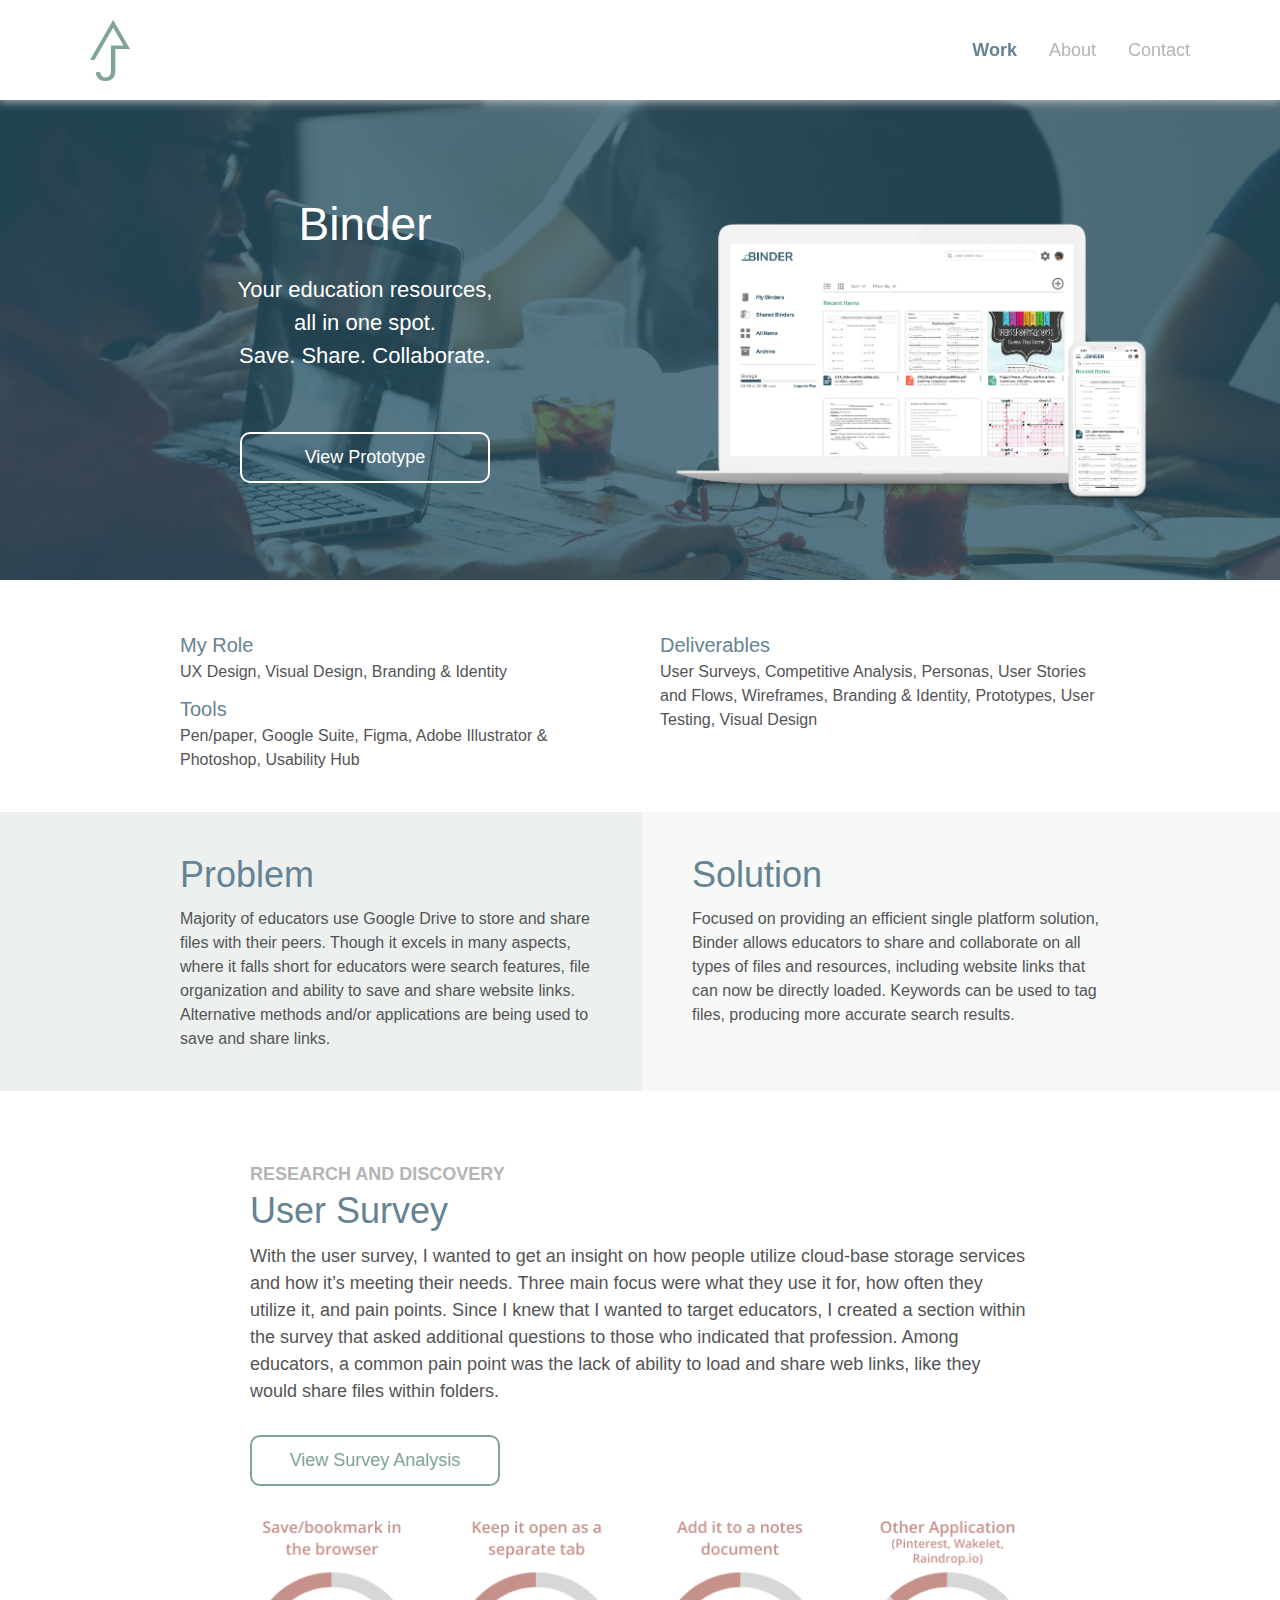
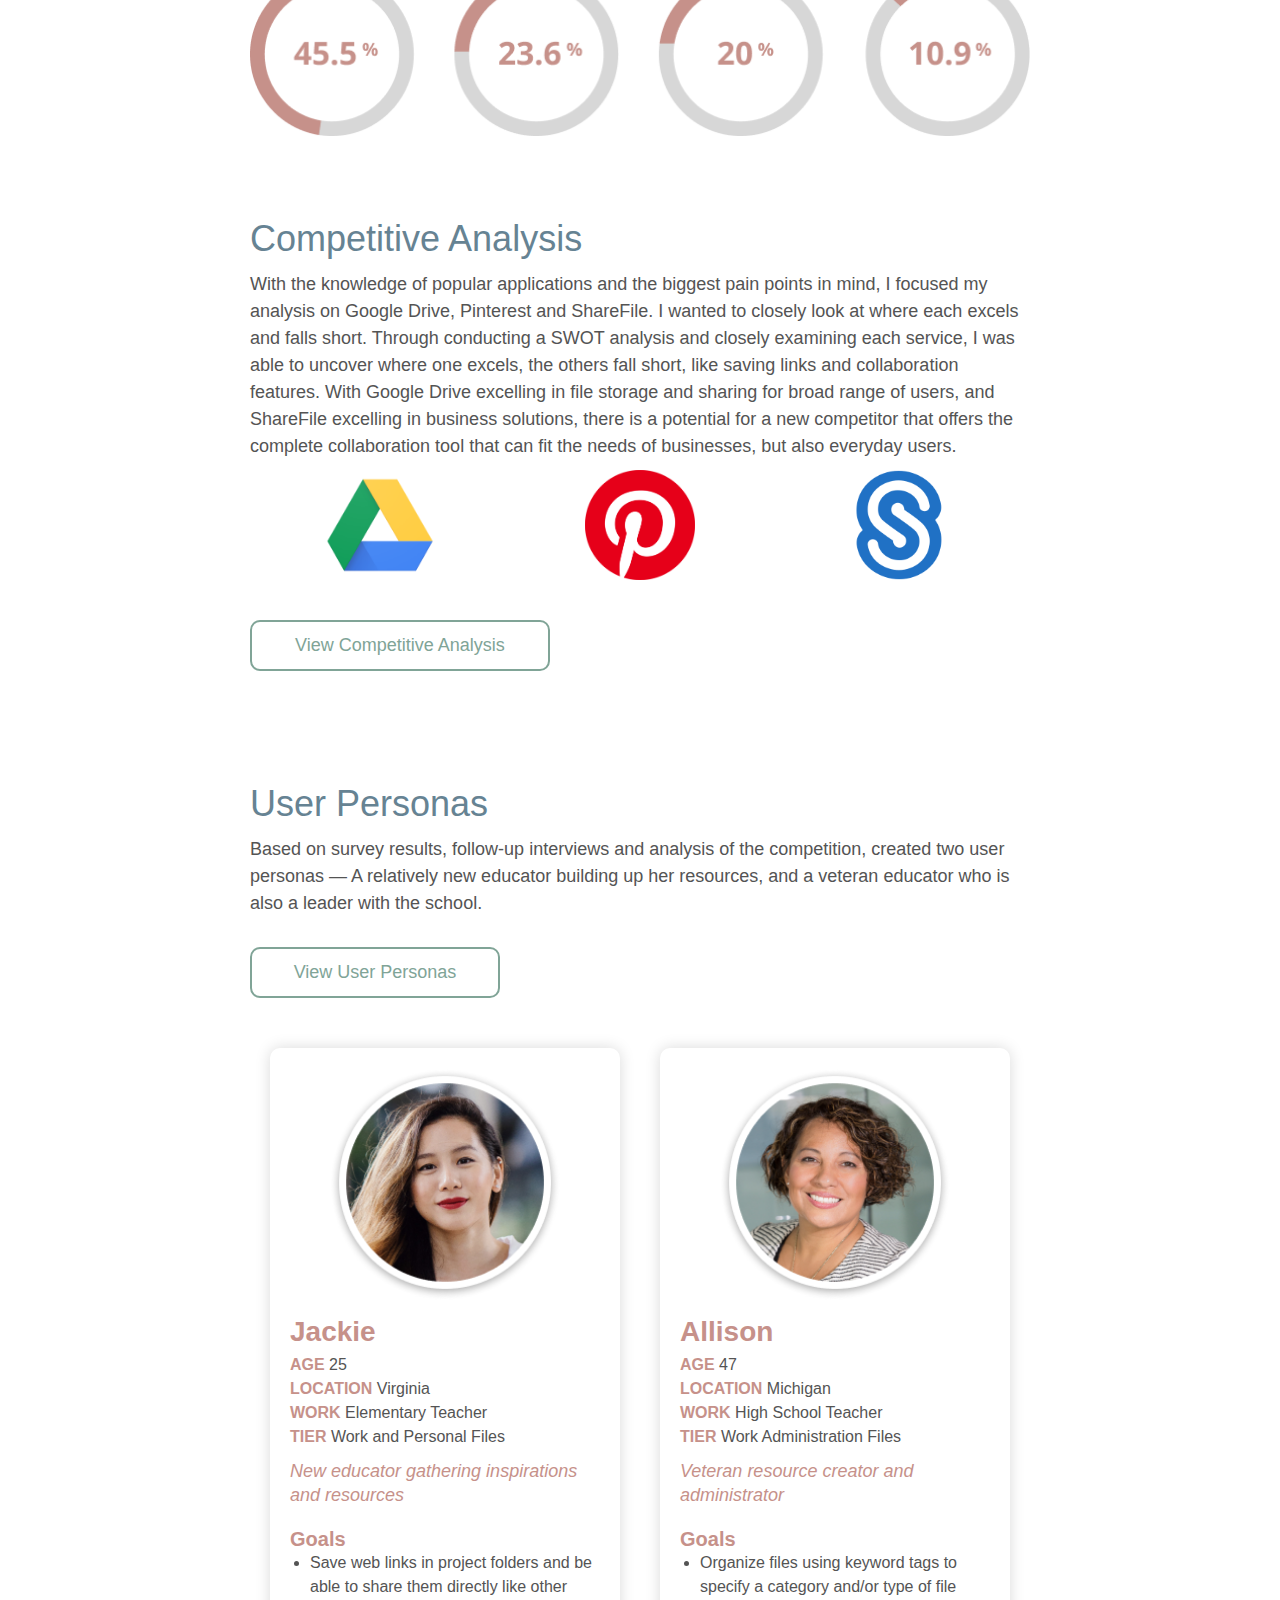
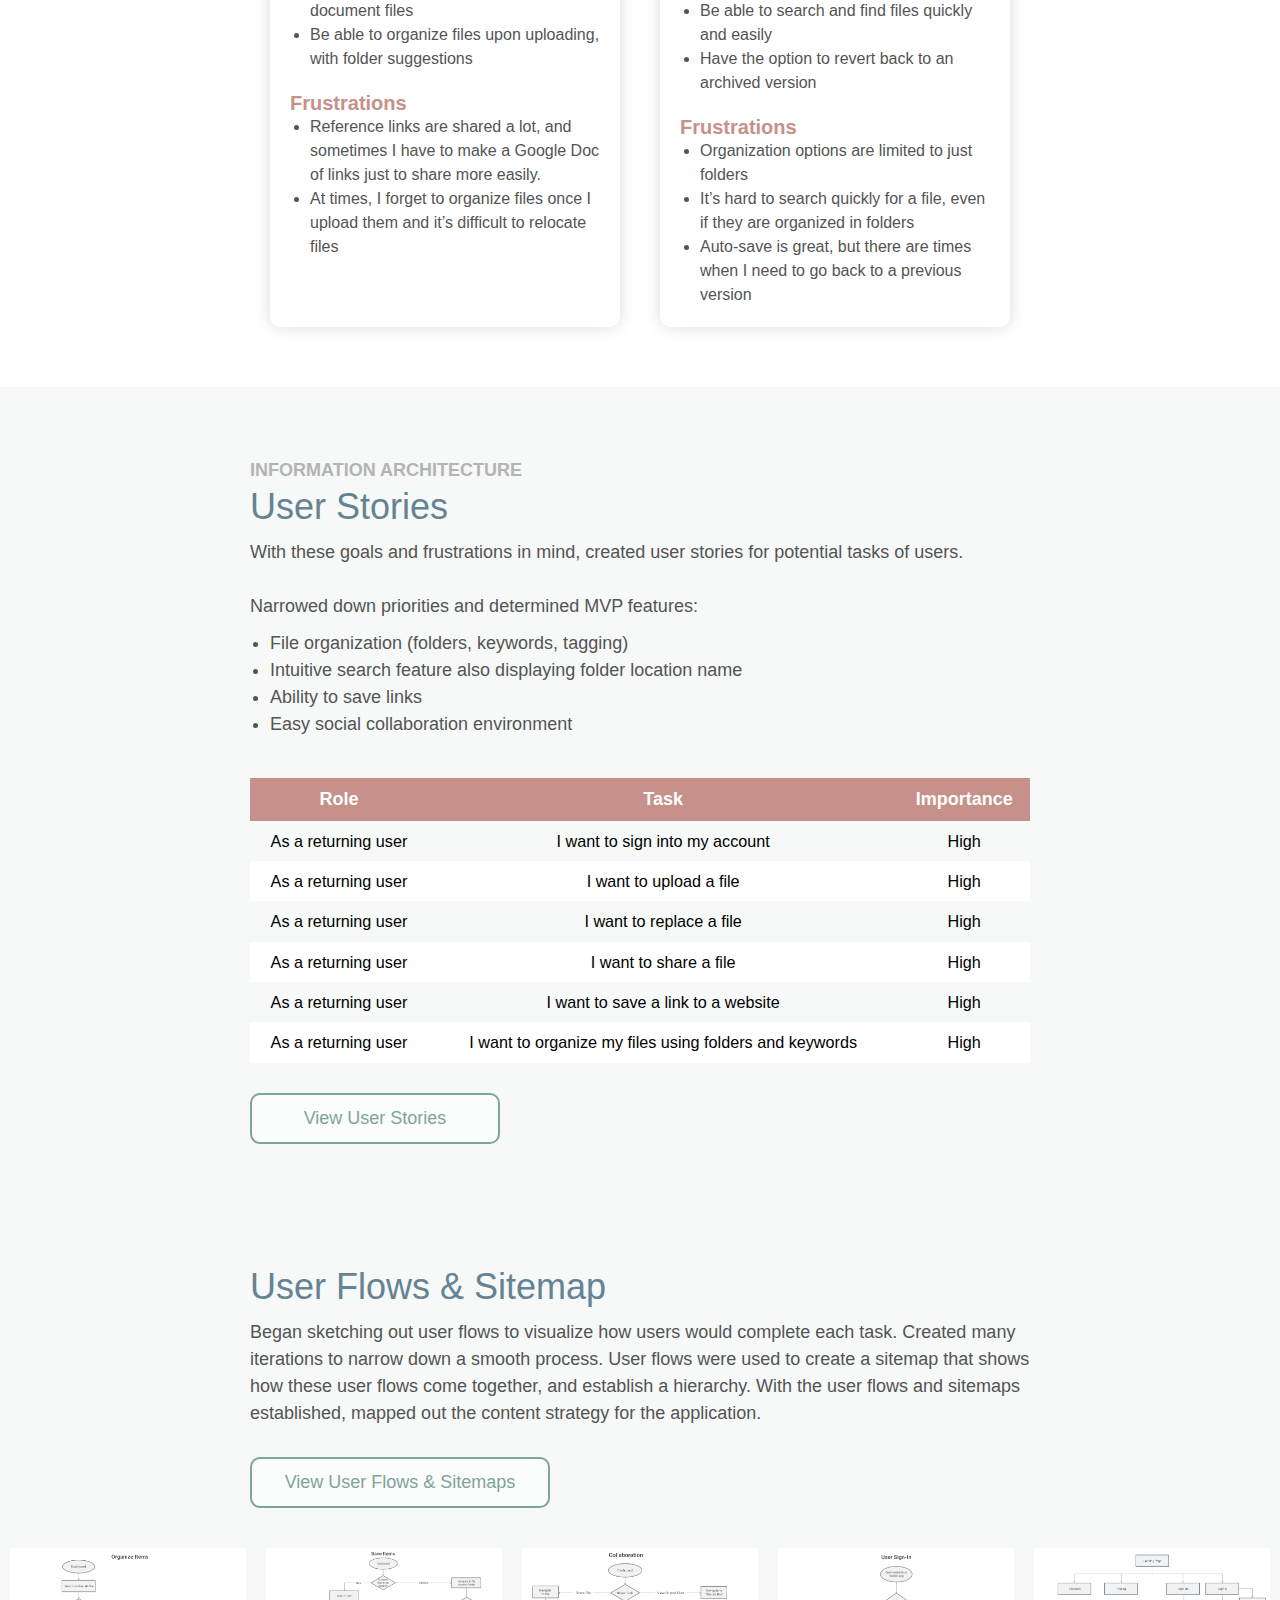
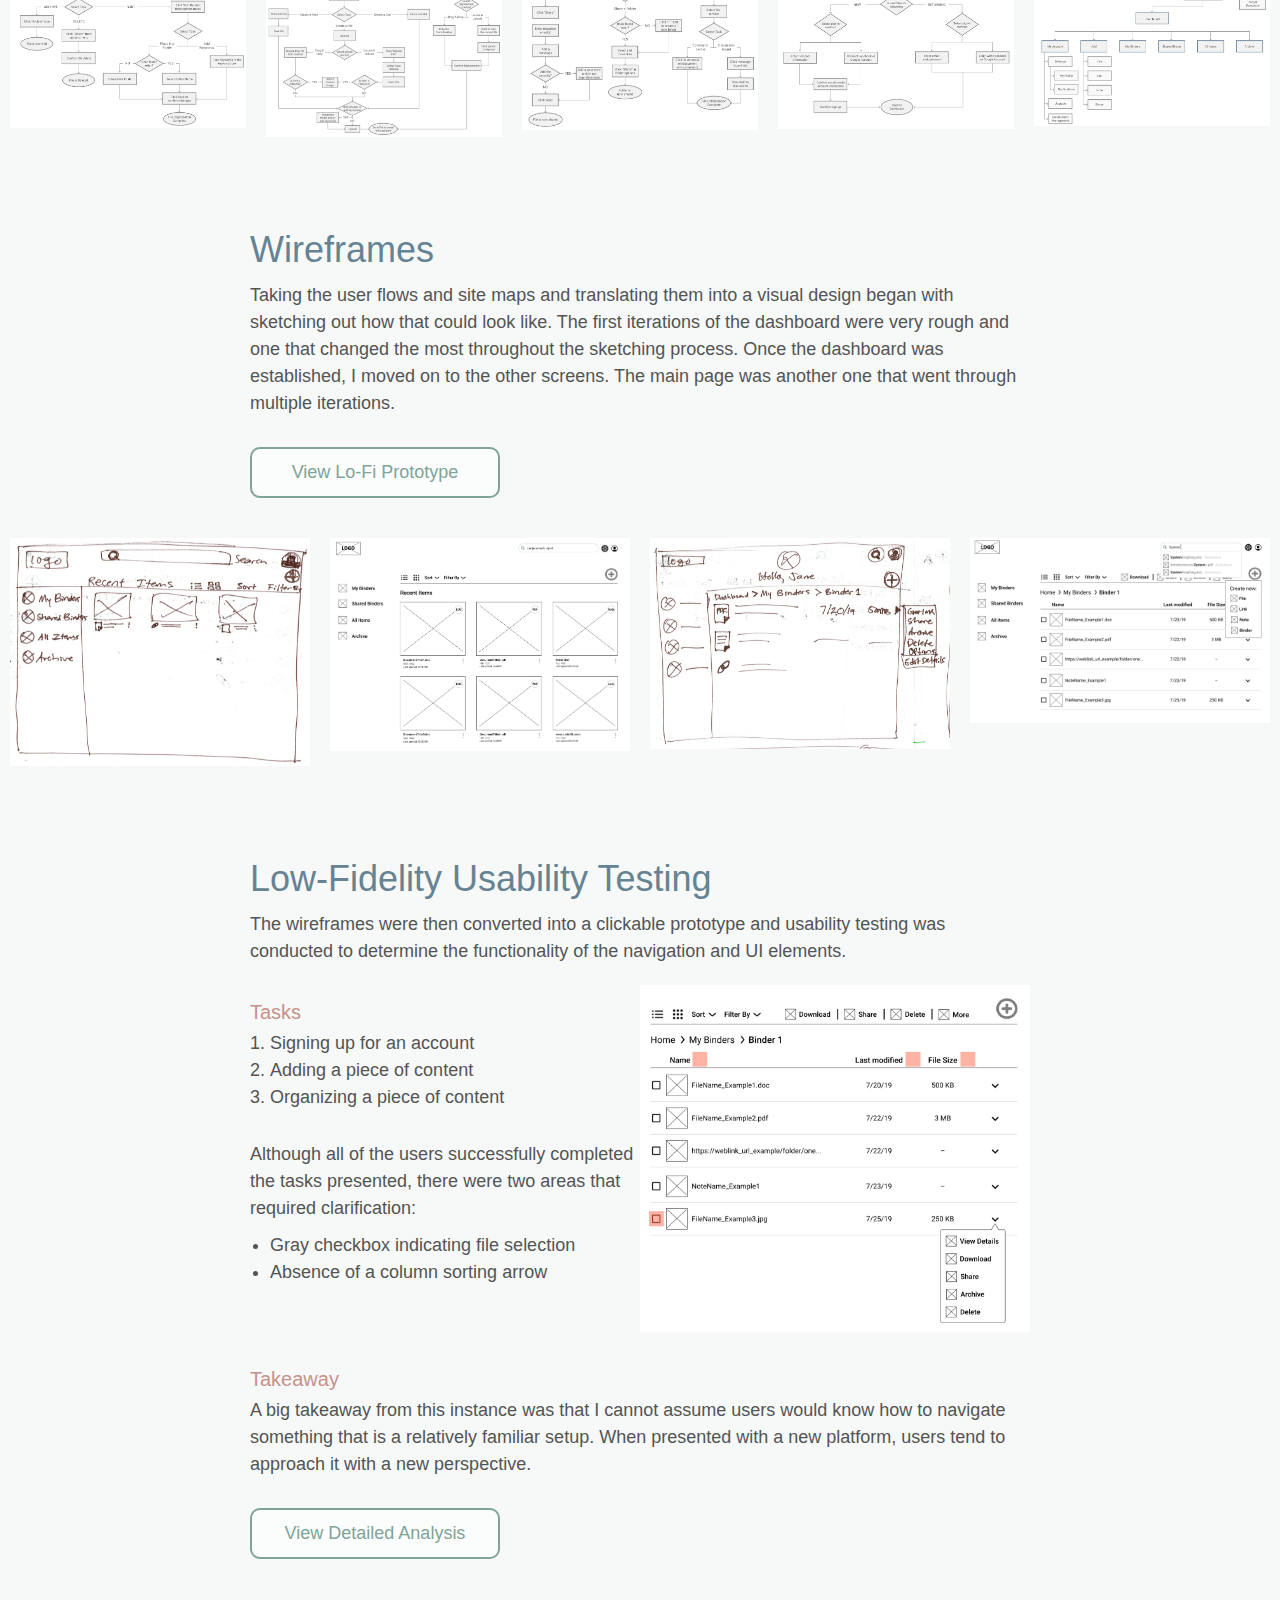
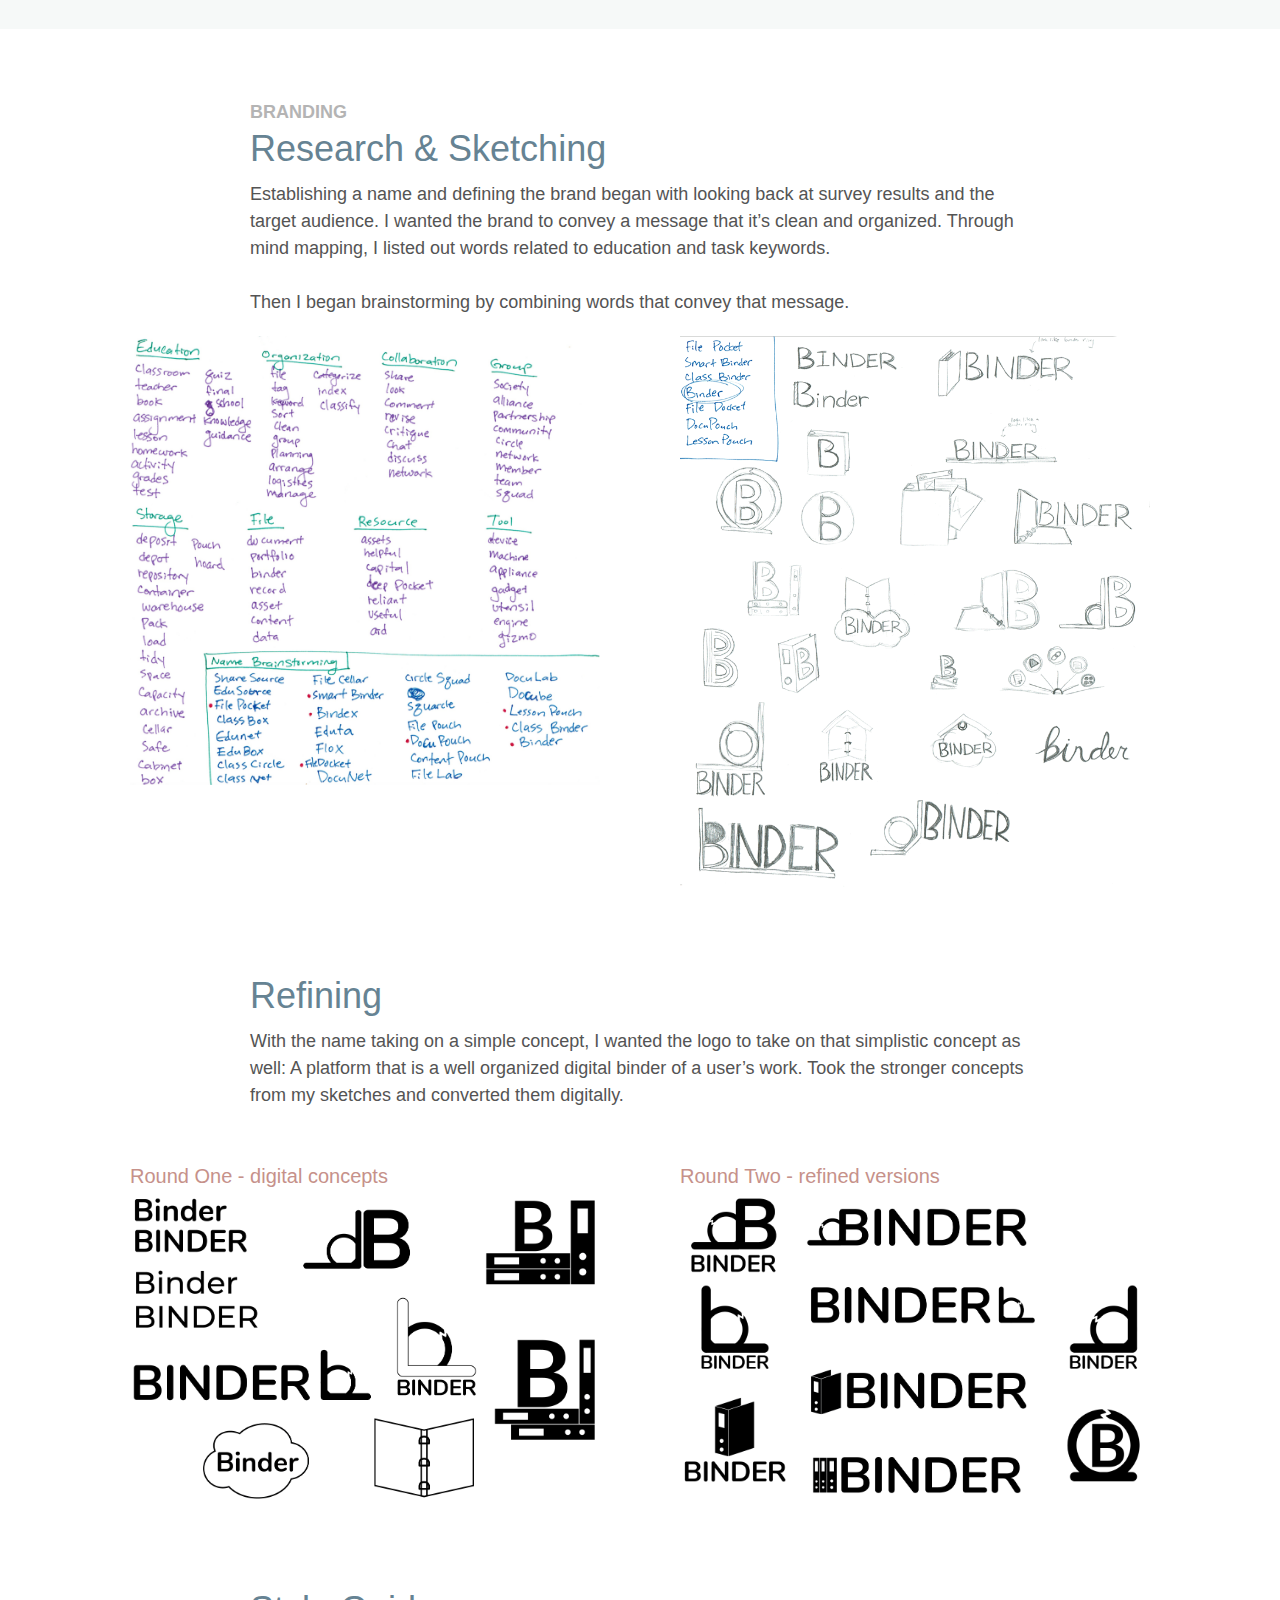
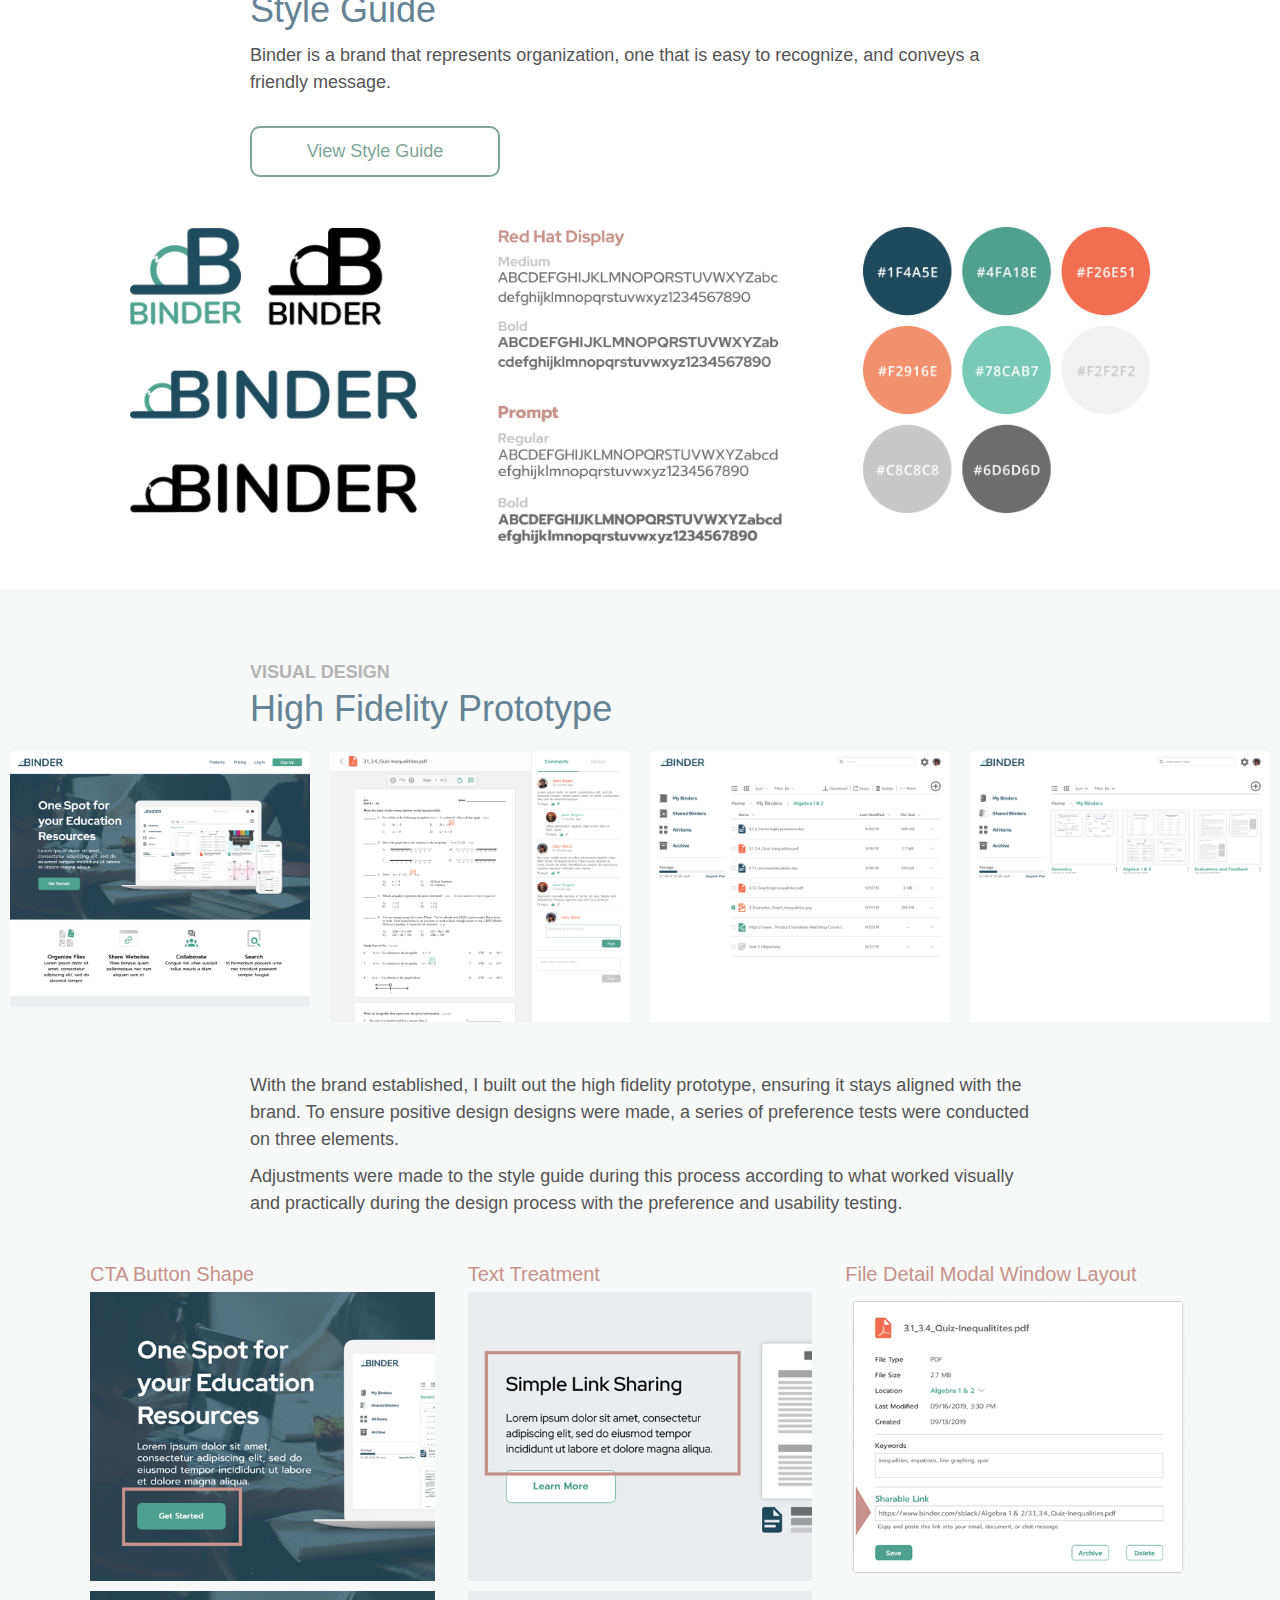
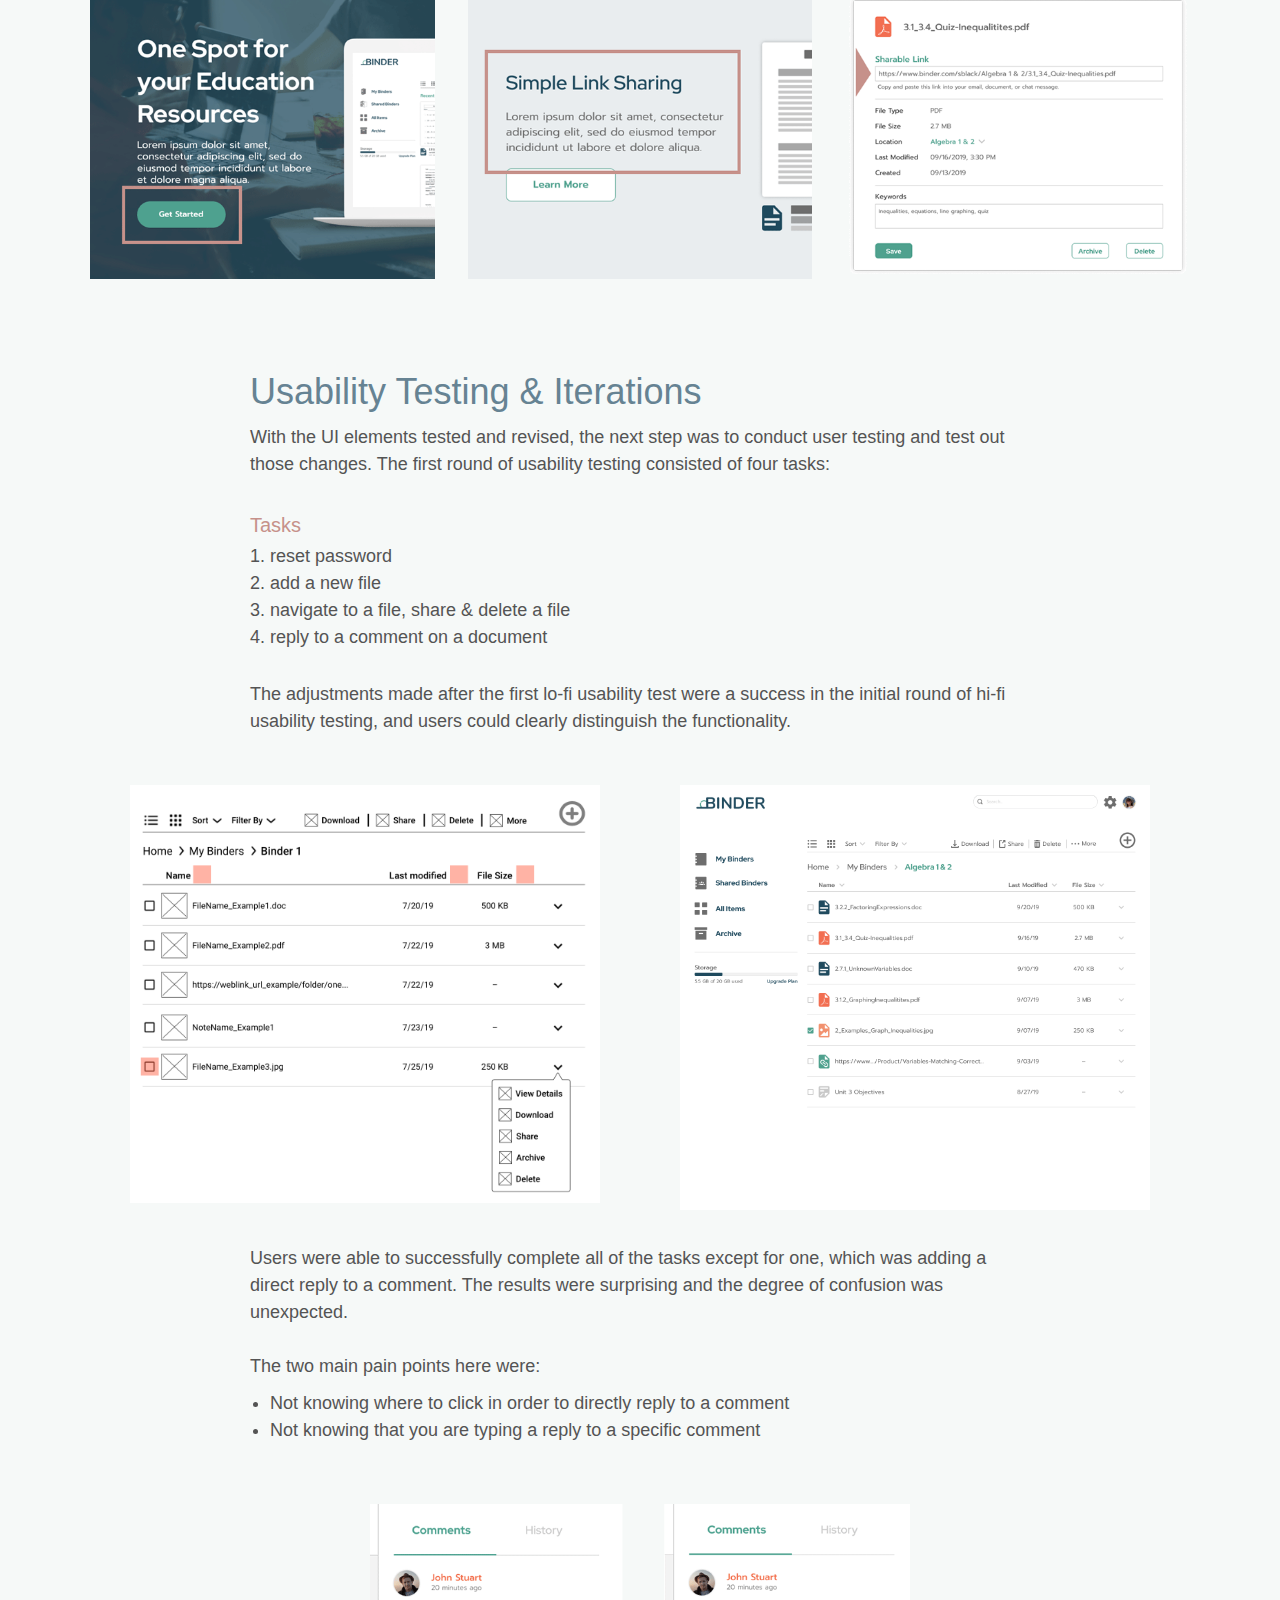
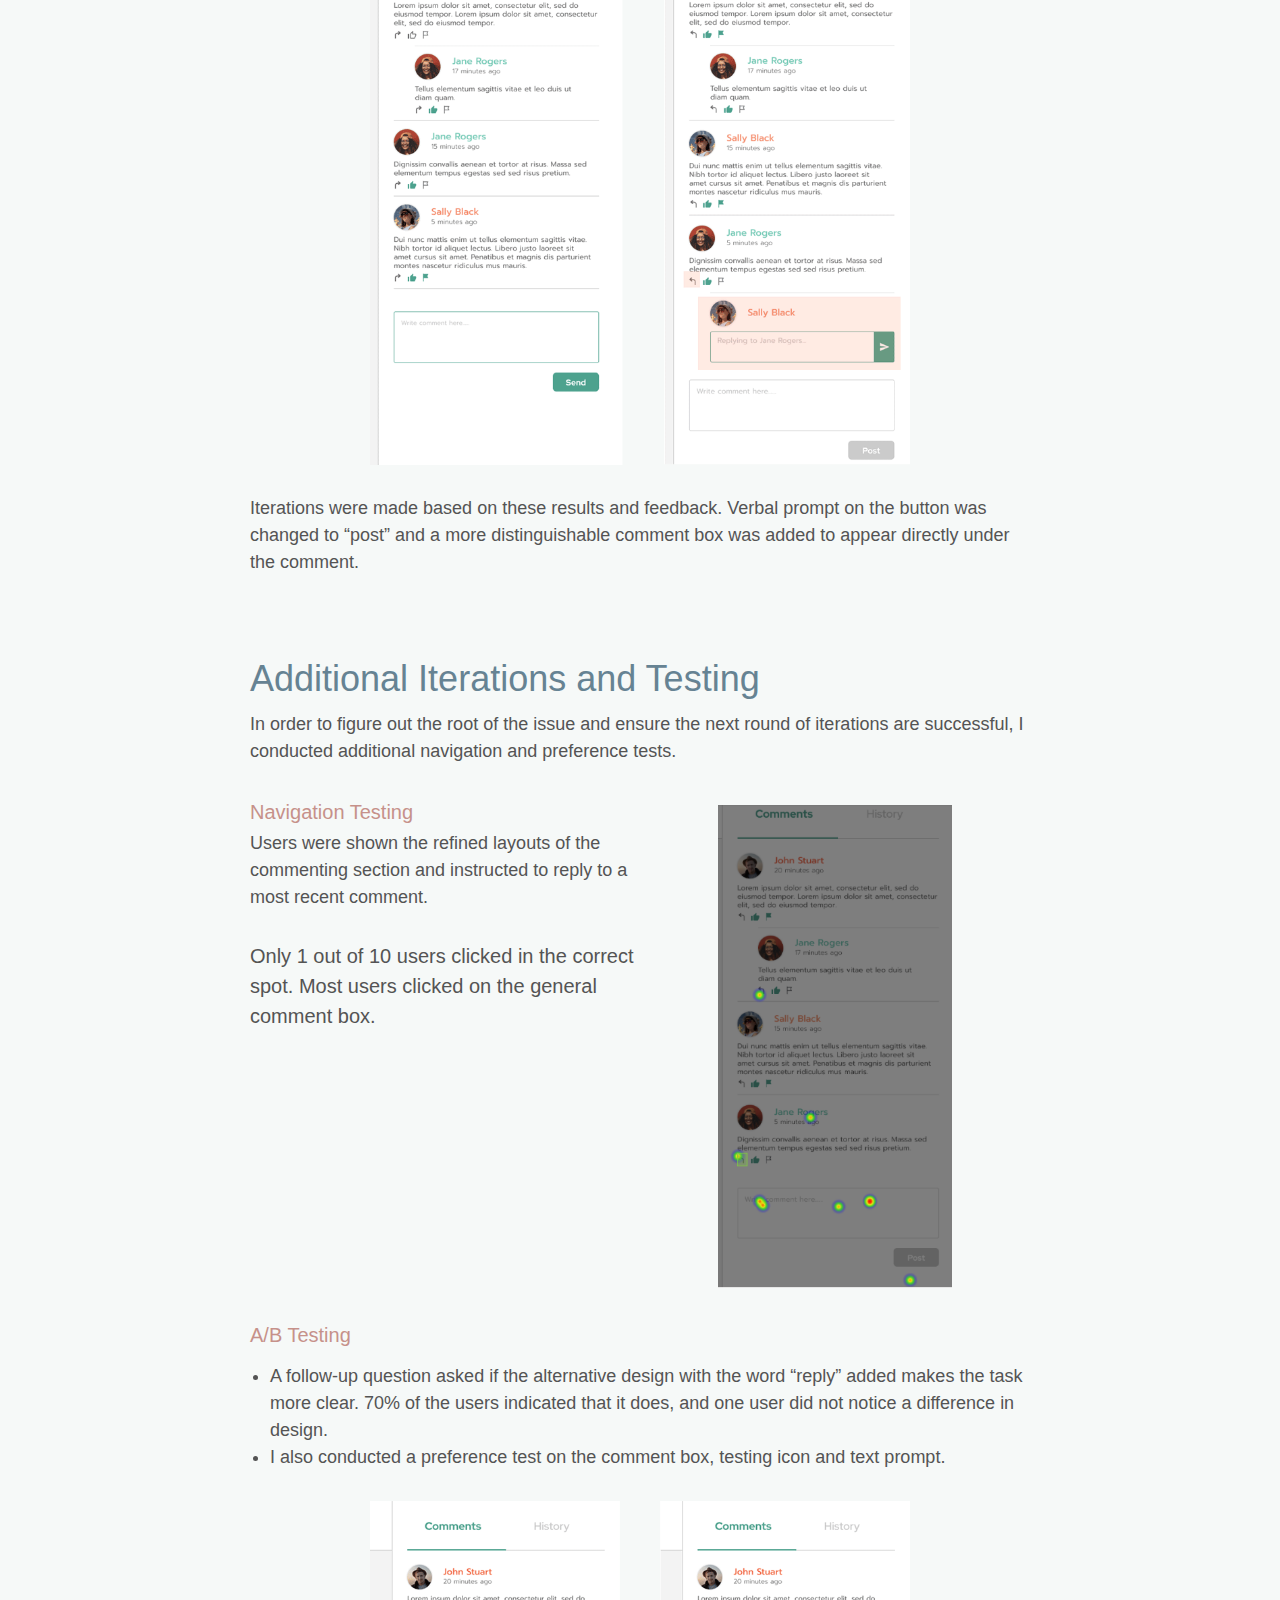
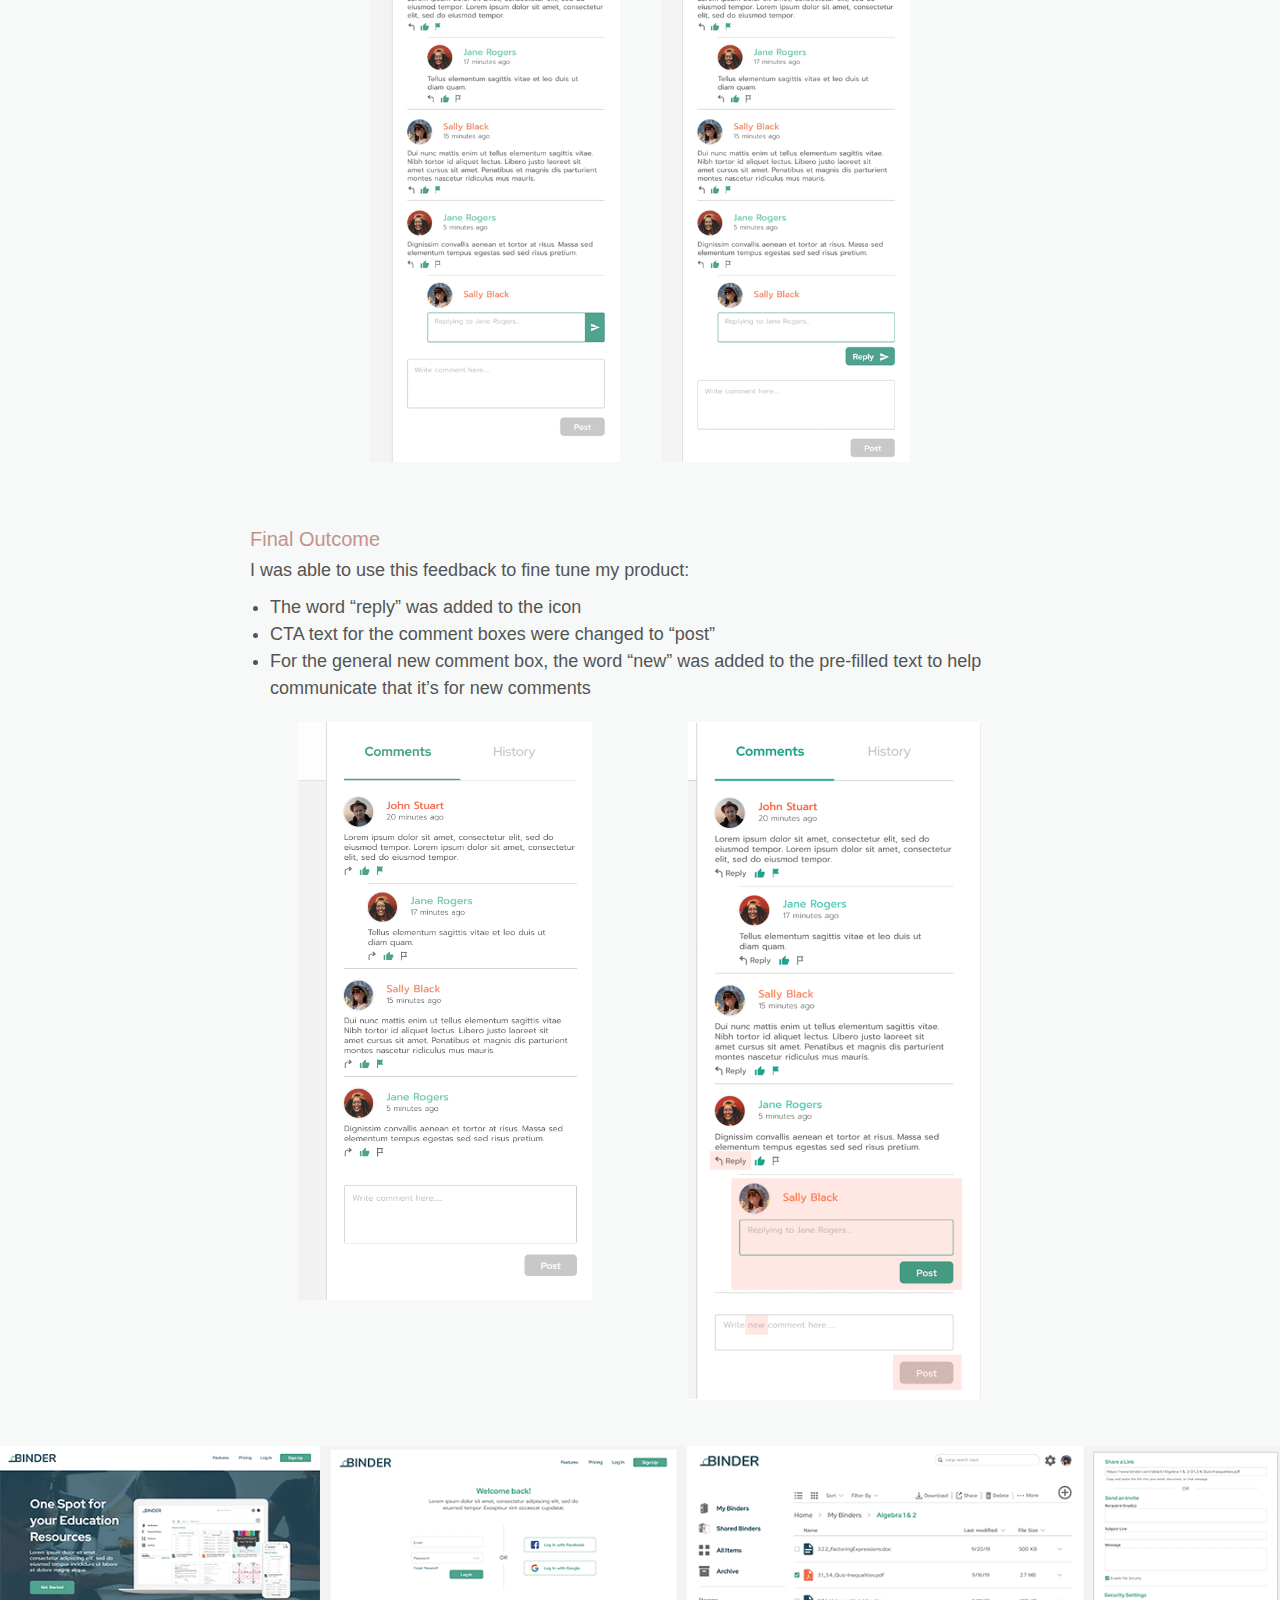
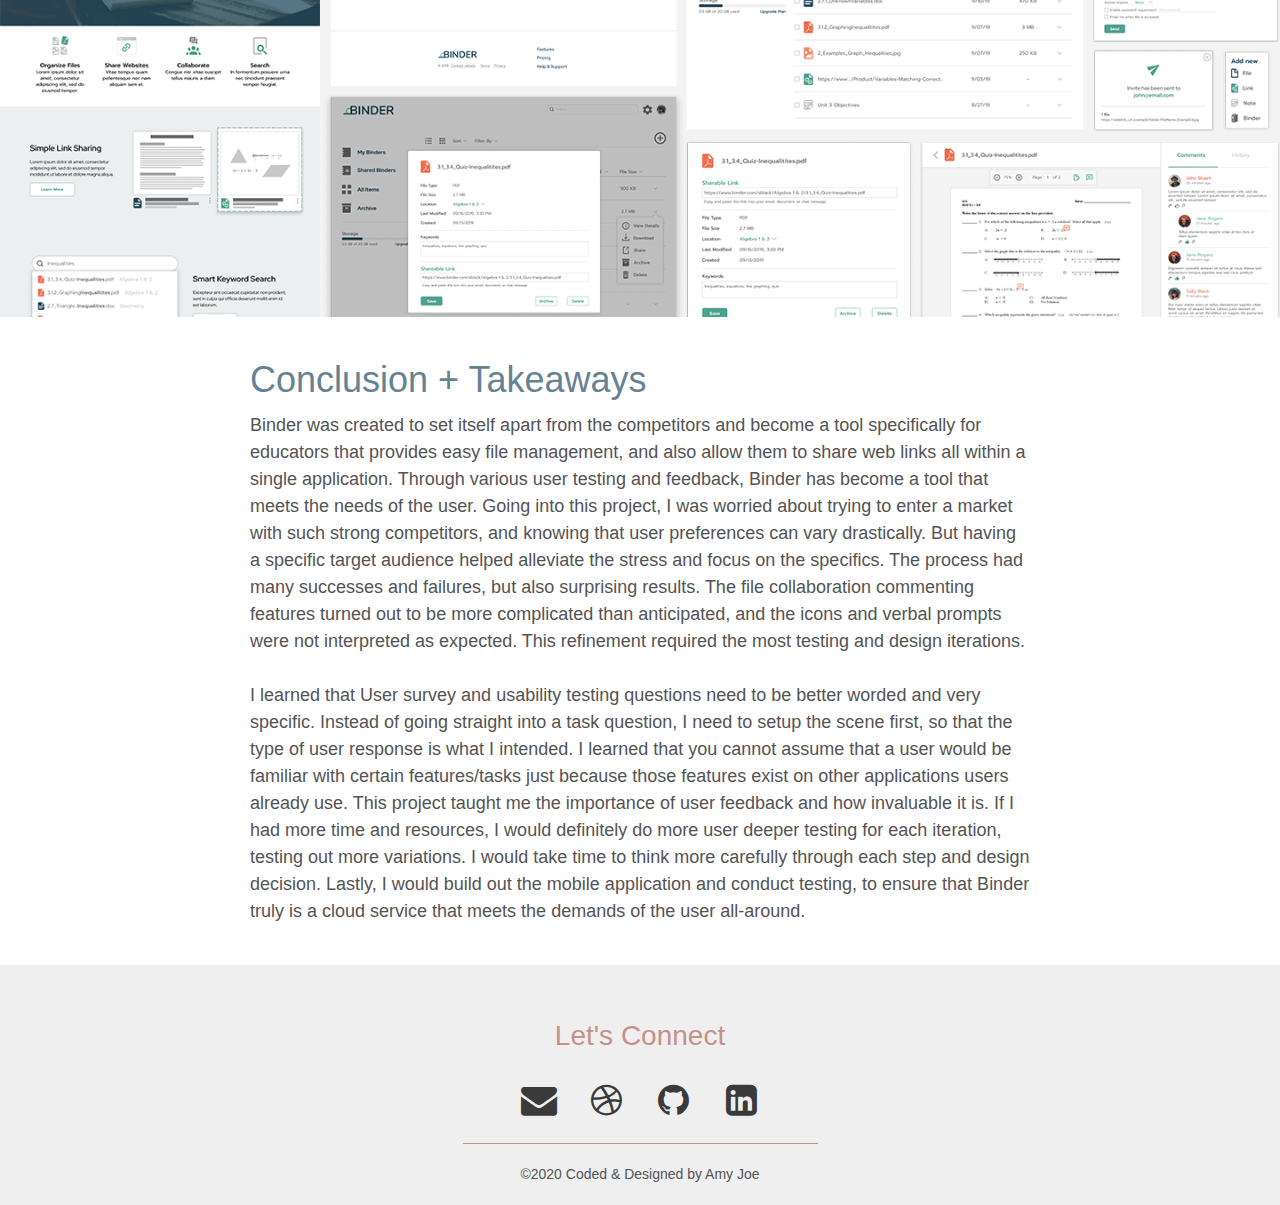
<file: project.html>
<!DOCTYPE html>
<html lang="en">
    <head>
        <meta charset="utf-8">
        <title>Case Study | Binder Cloud Storage</title>
        <meta name="viewport" content="width=device-width, initial-scale=1">
 <!-- Font Awesome -->
   <link href="https://maxcdn.bootstrapcdn.com/font-awesome/4.7.0/css/font-awesome.min.css" rel="stylesheet">  

    <!-- Custom Styles -->
        <link rel="stylesheet" href="css/reset.css">
        <link rel="stylesheet" href="css/style.css">
    </head>  

<body>
<!-- Nav bar -->
    <nav class="navbar">
        <div class="container">
            <a href="index.html" id="logo"><img src="images/AJ-logo-green.png" alt="personal logo"></a>
            
            <ul id="menu">
                <li><a class="active" href="project.html">Work</a></li>
                <li><a href="about.html">About</a></li>
                <li><a href="mailto:amyjoe.design@gmail.com">Contact</a></li>
            </ul>

            <div class="hamburger">
                <span></span>
                <span></span>
                <span></span>
                <span></span>
            </div>
        </div>
    </nav>
    
<script>
    var hamburger = document.querySelectorAll('.hamburger')[0];
    var menu = document.querySelectorAll('#menu')[0];

    hamburger.addEventListener('click', function() {
        hamburger.classList.toggle('open');
        menu.classList.toggle('open');
});
    
/* When the event 'click' is initiated, it is set to toggle the hamburger 'open' and menu 'open' classes. */
</script>
    
    
        
<!-- Hero Section -->
    <header class="hero">
        <div class="container container-grid">
            <div>
                <h1 id="p-name">Binder</h1>
                <p id="p-intro">Your education resources, <br> all in one spot.<br> Save. Share. Collaborate.</p>
                <a class="cta-hero" href="https://www.figma.com/proto/Xl5xoCGfcNNgL6rd06ZVUD/High-Fidelity-Mockups?node-id=77%3A576&viewport=-269%2C-186%2C0.25&scaling=scale-down" target="_blank">View Prototype</a>
            </div>
            <div>
                <img src="images/Binder_mockups.png" alt="Binder mockup image">
            </div>
        </div>
    </header>

<!-- Overview Section -->
    <section class="overview">
        <div class="container container-grid">
            <div class="column-2">
                <h4>My Role</h4>
                <p>UX Design, Visual Design, Branding &amp; Identity</p>

                <h4>Tools</h4>
                <p>Pen/paper, Google Suite, Figma, Adobe Illustrator &amp; Photoshop, Usability Hub</p>
            </div>

            <div class="column-2">
                <h4>Deliverables</h4>
                <p>User Surveys, Competitive Analysis, Personas, User Stories and Flows, Wireframes, Branding &amp; Identity, Prototypes, User Testing, Visual Design</p>
            </div>
        </div>
    </section>

    
<!-- Problem/Solution -->
    <div class="summary">
    <section class="left-half">
        <div class="problem">
            <h3 class="p-step-first">Problem</h3>
            <p>Majority of educators use Google Drive to store and share files with their peers. Though it excels in many aspects, where it falls short for educators were search features, file organization and ability to save and share website links. Alternative methods and/or applications are being used to save and share links.</p>
            </div>
    </section>
        
    <section class="right-half">
        <div class="solution">
            <h3 class="p-step-first">Solution</h3>
            <p>Focused on providing an efficient single platform solution, Binder allows educators to share and collaborate on all types of files and resources, including website links that can now be directly loaded. Keywords can be used to tag files, producing more accurate search results.</p>
        </div>
    </section>
        </div>
    
    
<!-- Reseach and Discovery Section -->   
    <section class="process">
        <div class="container container-small">
                <h5 class="p-header">RESEARCH AND DISCOVERY</h5>
            <article>
                <h3 class="p-step-first">User Survey</h3>
                <p>With the user survey, I wanted to get an insight on how people utilize  cloud-base storage services and how it’s meeting their needs. Three main focus were what they use it for, how often they utilize it, and pain points. Since I knew that I wanted to target educators, I created a section within the survey that asked additional questions to those who indicated that profession. Among educators, a common pain point was the lack of ability to load and share web links, like they would share files within folders.</p>
            </article>
            
            <div>
                <a class="cta" href="https://drive.google.com/open?id=1AvjvUS1lk-bFvy3dU_c09E360SEYgx326SntPkbXxtE" target="_blank">View Survey Analysis</a>
            </div>
            <div class="survey-graphs">
                <img src="images/survey-analysis-graph.png" alt="survey analysis graphs">
            </div>
            <div class="survey-graphs-mobile">
                <img src="images/survey-analysis-graph-mobile.png" alt="survey analysis graphs">
            </div>
            

            <article>
                <h3 class="p-step-first p-step">Competitive Analysis</h3>
                <p>With the knowledge of popular applications and the biggest pain points in mind, I focused my analysis on Google Drive, Pinterest and ShareFile. I wanted to closely look at where each excels and falls short. Through conducting a SWOT analysis and closely examining each service, I was able to uncover where one excels, the others fall short, like saving links and collaboration features. With Google Drive excelling in file storage and sharing for broad range of users, and ShareFile excelling in business solutions, there is a potential for a new competitor that offers the complete collaboration tool that can fit the needs of businesses, but also everyday users.</p>                
                
                <div class="comp-logo-grid">
                    <img class="comp-logo" src="images/Google%20Drive.png" alt="google drive">
                    <img class="comp-logo" src="images/Pinterest.png" alt="pinterest">
                    <img class="comp-logo" src="images/ShareFile_icon-logo.png" alt="ShareFile">
                </div>
                <a class="cta cta-wide" href="https://docs.google.com/document/d/1QvX3Vgna2YAh0ZYsSiv3BRR4Hm5fHAZ6vx2fneyo2Yo/edit?usp=sharing" target="_blank">View Competitive Analysis</a>
            </article>

            <article>
                <h3 class="p-step-first p-step">User Personas</h3>
                <p>Based on survey results, follow-up interviews and analysis of the competition, created two user personas — A relatively new educator building up her resources, and a veteran educator who is also a leader with the school.</p>
                <a class="cta" href="https://drive.google.com/open?id=1f2eirjHTS3cW0vjte3LQB3Sqs_HIHMC9" target="_blank">View User Personas</a>

                <div class="container container-grid">
                <div class="persona">
                    <img src="images/persona-Jackie.png" alt="persona Jackie">
                    <ul>
                        <li><h4 class="persona-name">Jackie</h4></li>
                        <li><b>AGE</b> 25</li>
                        <li><b>LOCATION</b> Virginia</li>
                        <li><b>WORK</b> Elementary Teacher</li>
                        <li><b>TIER</b> Work and Personal Files</li>
                        <li id="persona-type">New educator gathering inspirations and resources</li>
                    </ul>
                    <ul>
                        <li><h5>Goals</h5></li>
                        <li class="bullet">Save web links in project folders and be able to share them directly like other document files</li>
                        <li class="bullet">Be able to organize files upon uploading, with folder suggestions</li>
                    </ul>
                    <ul>
                        <li><h5>Frustrations</h5></li>
                        <li class="bullet">Reference links are shared a lot, and sometimes I have to make a Google Doc of links just to share more easily.</li>
                        <li class="bullet">At times, I forget to organize files once I upload them and it’s difficult to relocate files</li>
                    </ul>
                </div>

                <div class="persona">
                    <img src="images/persona-Allison.png" alt="persona Allison">
                    <ul>
                        <li><h4 class="persona-name">Allison</h4></li>
                        <li><b>AGE</b> 47</li>
                        <li><b>LOCATION</b> Michigan</li>
                        <li><b>WORK</b> High School Teacher</li>
                        <li><b>TIER</b> Work Administration Files</li>
                        <li id="persona-type">Veteran resource creator and administrator</li>
                    </ul>
                    <ul>
                        <li><h5>Goals</h5></li>
                        <li class="bullet">Organize files using keyword tags to specify a category and/or type of file</li>
                        <li class="bullet">Be able to search and find files quickly and easily</li>
                        <li class="bullet">Have the option to revert back to an archived version</li>
                    </ul>
                    <ul>
                        <li><h5>Frustrations</h5></li>
                        <li class="bullet">Organization options are limited to just folders</li>
                        <li class="bullet">It’s hard to search quickly for a file, even if they are organized in folders</li>
                        <li class="bullet">Auto-save is great, but there are times when I need to go back to a previous version</li>
                    </ul>
                </div>
                    </div>
            </article>
        </div>
    </section>

<!-- Information Architecture Section -->
    <section class="process process-shade">
        <div class="container container-small">
        <h5 class="p-header">INFORMATION ARCHITECTURE</h5>
        <article>
            <h3 class="p-step-first">User Stories</h3>
            <p>With these goals and frustrations in mind, created user stories for potential tasks of users.</p>
            <br>
            
                <p>Narrowed down priorities and determined MVP features:</p>
                    <ul id="text-block-spacing2">
                        <li class="bullet">File organization (folders, keywords, tagging)</li>
                        <li class="bullet">Intuitive search feature also displaying folder location name</li>
                        <li class="bullet">Ability to save links </li>
                        <li class="bullet">Easy social collaboration environment</li>
                    </ul>
            </article>
        </div>
    </section>
    
    <section class="us-table">
        <div class="user-stories">
                <table>
                    <tr>
                        <th>Role</th>
                        <th>Task</th>
                        <th>Importance</th>
                    </tr>
                    <tr>
                        <td>As a returning user</td>
                        <td>I want to sign into my account</td>
                        <td>High</td>
                    </tr>
                    <tr>
                        <td>As a returning user</td>
                        <td>I want to upload a file</td>
                        <td>High</td>
                    </tr>
                    <tr>
                        <td>As a returning user</td>
                        <td>I want to replace a file</td>
                        <td>High</td>
                    </tr>
                    <tr>
                        <td>As a returning user</td>
                        <td>I want to share a file</td>
                        <td>High</td>
                    </tr>
                    <tr>
                        <td>As a returning user</td>
                        <td>I want to save a link to a website</td>
                        <td>High</td>
                    </tr>
                    <tr>
                        <td>As a returning user</td>
                        <td>I want to organize my files using folders and keywords</td>
                        <td>High</td>
                    </tr>
                </table>
            <div>
                <a class="cta" href="https://docs.google.com/spreadsheets/d/16wgpuFjo_GzOp7xeludNt6Uj6IntweePB5uCPzQ4gvc/edit?usp=sharing" target="_blank">View User Stories</a>
            </div>
            </div>
         </section>
    <section class="process process-shade">
        <div class="container container-small">  
        <article>
            <h3 class="p-step-first p-step">User Flows &amp; Sitemap</h3>
            <p>Began sketching out user flows to visualize how users would complete each task. Created many iterations to narrow down a smooth process. User flows were used to create a sitemap that shows how these user flows come together, and establish a hierarchy. With the user flows and sitemaps established, mapped out the content strategy for the application.</p>
            <a class="cta cta-wide" href="https://drive.google.com/open?id=1d1Imi6kWehfXNfGSMAlGH364WUC8aDWX" target="_blank">View User Flows &amp; Sitemaps</a>
        </article>
    </div>        
        <div class="scroll-box"> <!-- FOR MOBILE VIEW -->
            <img src="images/user-flow-organize.png" alt="user-flow: organize">
            <img src="images/User-flow_save_items.png" alt="user-flow: save items">
            <img src="images/User-flow_Collaboration.png" alt="user-flow: collaboration">
            <img src="images/User-flow_sign-in.png" alt="user-flow: sign-in">
            <img src="images/site-map.png" alt="site map">
        </div>
        
        <div class="five-column-grid"> <!-- FOR DESKTOP VIEW -->
            <div class="column5">
            <img src="images/user-flow-organize.png" alt="user-flow: organize">
            </div>
            <div class="column5">
            <img src="images/User-flow_save_items.png" alt="user-flow: save items">
            </div>
            <div class="column5">
            <img src="images/User-flow_Collaboration.png" alt="user-flow: collaboration">
            </div>
            <div class="column5">
            <img src="images/User-flow_sign-in.png" alt="user-flow: sign-in">
            </div>
            <div class="column5">
            <img src="images/site-map.png" alt="site map">
            </div>
    </div>
        
    <div class="container container-small">
        <article>
            <h3 class="p-step-first p-step">Wireframes</h3>
            <p>Taking the user flows and site maps and translating them into a visual design began with sketching out how that could look like. The first iterations of the dashboard were very rough and one that changed the most throughout the sketching process. Once the dashboard was established, I moved on to the other screens. The main page was another one that went through multiple iterations.</p>
            <a class="cta" href="https://www.figma.com/proto/iTR8aDuHFmvQUrTCwQjaiE/Binder-Wireframing-Template?node-id=77%3A576&viewport=-560%2C-642%2C0.25&scaling=scale-down" target="_blank">View Lo-Fi Prototype</a>
        </article>
    </div>
        
        <div class="scroll-box"> <!-- FOR MOBILE VIEW -->
            <img src="images/sketches_main-dashboard.png" alt="sketch dashboard">
            <img src="images/wireframe_dashboard.png"  alt="wireframe dashboard">
            <img src="images/sketches_FileListing.png" alt="sketch file listing">
            <img src="images/wireframe_features.png" alt="wireframe file listing">
        </div>


        <div class="four-column-grid"> <!-- FOR DESKTOP VIEW -->
                <div class="column4">
                <img src="images/sketches_main-dashboard.png" alt="sketch dashboard">
                </div>
                <div class="column4">
                <img src="images/wireframe_dashboard.png"  alt="wireframe dashboard">
                </div>
                <div class="column4">
                <img src="images/sketches_FileListing.png" alt="sketch file listing">
                </div>
                <div class="column4">
                <img src="images/wireframe_features.png" alt="wireframe file listing">
                </div>
        </div>    
    
        
    <div class="container container-small">
        <article>
            <h3 class="p-step-first p-step">Low-Fidelity Usability Testing</h3>
            <p>The wireframes were then converted into a clickable prototype and usability testing was conducted to determine the functionality of the navigation and UI elements.</p>
        
            <div class="container container-grid">
                <div>
                <h5 id="label">Tasks</h5>
                <ol>
                    <li class="number">Signing up for an account</li>
                    <li class="number">Adding a piece of content</li>
                    <li class="number">Organizing a piece of content</li>
                </ol>
                    
                    <div class="content-block">
                        <p>Although all of the users successfully completed the tasks presented, there were two areas that required clarification:</p>
                            <ul id="text-block-spacing2">
                                <li class="bullet">Gray checkbox indicating file selection </li>
                                <li class="bullet">Absence of a column sorting arrow</li>
                            </ul>
                    </div>
                </div>
            
                <div>
                    <img id="img-space" src="images/lo-fi_prototype_issue.png" alt="lo-fi testing issues">
                </div>
            </div>
            
            <div>
                <h5 id="label">Takeaway</h5>
                <p>A big takeaway from this instance was that I cannot assume users would know how to navigate something that is a relatively familiar setup. When presented with a new platform, users tend to approach it with a new perspective.</p>
                <a class="cta" href="https://docs.google.com/document/d/1Bx8SUiozG0fLZHH4jXRttP9_Xb_dTsdd5d3BH2Jcj_A/edit?usp=sharing" target="_blank">View Detailed Analysis</a>
            </div>
        </article>
        </div>
    </section>
        
<!-- Branding Section -->
    <section class="process">
        <div class="container container-small">
            <h5 class="p-header">BRANDING</h5>
            <article>
                <h3 class="p-step-first">Research &amp; Sketching</h3>
                <p>Establishing a name and defining the brand began with looking back at survey results and the target audience. I wanted the brand to convey a message that it’s clean and organized. Through mind mapping, I listed out words related to education and task keywords. 
                <br><br>Then I began brainstorming by combining words that convey that message.</p>
            </article>
        </div>
        
        <div class="container">
            <div class="two-column-grid">
              <div class="column2">
                <img src="images/logo_mindmapping.png" alt="logo mind mapping">
              </div>
              <div class="column2">
                <img src="images/logo_sketches.png" alt="logo sketches">
              </div>
            </div>
        </div>
        
        <div class="container container-small">
            <article>
                <h3 class="p-step-first p-step">Refining</h3>
                <p>With the name taking on a simple concept, I wanted the logo to take on that simplistic concept as well: A platform that is a well organized digital binder of a user’s work. Took the stronger concepts from my sketches and converted them digitally.</p>
            </article>
        </div>
        
        
        <div class="container">
            <div class="two-column-grid">
              <div class="column2">
                <h5 id="label">Round One - digital concepts</h5>
                <img src="images/logo_iterations_concepts.png" alt="logo digital concepts">
              </div>
              <div class="column2">
                <h5 id="label">Round Two - refined versions</h5>
                <img src="images/logo_iterations_refined.png" alt="logo refined versions">
              </div>
            </div>
        </div>
        
        <div class="container container-small">
        <article>
            <h3 class="p-step-first p-step">Style Guide</h3>
            <p>Binder is a brand that represents organization, one that is easy to recognize, and conveys a friendly message.</p>
            <a class="cta" href="https://drive.google.com/open?id=1ks1YueYoT9KP-J7-1UVyCc7znhFB-j36" target="_blank">View Style Guide</a>
            </article>
        </div>
    
        
        <div class="container">
            <div class="three-column-grid">
              <div class="column3">
                <img src="images/logo_final_versions.png" alt="logo final versions">
              </div>
              <div class="column3">
                <img src="images/fonts.png" alt="typography">
              </div>
              <div class="column3">
                <img src="images/color-palette.png" alt="color palette">
              </div>
            </div>
        </div>
        
    </section>

<!-- Visual Design Section -->
    <section class="process process-shade">
        <div class="container container-small">
            <h5 class="p-header">VISUAL DESIGN</h5>
            <div>
                <h3 class="p-step-first">High Fidelity Prototype</h3>
            </div>
        </div>
        
        <div class="scroll-box"> <!-- FOR MOBILE VIEW -->
            <img src="images/HiFi_mainpage.png" alt="HiFi-prototype-mainpage">
            <img src="images/PDF_collaboration-view.png" alt="HiFi-prototype-PDF-view">
            <img src="images/Sub-Binder_file-list-view.png" alt="HiFi-prototype-FileList">
            <img src="images/Sub-Binder_tile-view.png" alt="HiFi-prototype-dashboard">
        </div>
        
            
        <div class="four-column-grid"> <!-- FOR DESKTOP VIEW -->
            <div class="column4">
            <img src="images/HiFi_mainpage.png" alt="HiFi-prototype-mainpage">
            </div>
            <div class="column4">
            <img src="images/PDF_collaboration-view.png" alt="HiFi-prototype-PDF-view">
            </div>
            <div class="column4">
            <img src="images/Sub-Binder_file-list-view.png" alt="HiFi-prototype-FileList">
            </div>
            <div class="column4">
            <img src="images/Sub-Binder_tile-view.png" alt="HiFi-prototype-dashboard">
            </div>
        </div>
        
        
        
        <div class="container container-small">
            <p id="text-block-spacing1">With the brand established, I built out the high fidelity prototype, ensuring it stays aligned with the brand. To ensure positive design designs were made, a series of preference tests were conducted on three elements.</p>
            <p id="text-block-spacing2">Adjustments were made to the style guide during this process according to what worked visually and practically during the design process with the preference and usability testing.</p>
        </div>
        
        <div class="container">
            <div class="detail-callout">
                <div>
                    <h5 id="label">CTA Button Shape</h5>
                    <img src="images/CTA-Button1.png" alt="CTA button shape option 1">
                    <img src="images/CTA-Button2.png" alt="CTA button shape option 2">
                </div>
                <div> </div>
                <div>
                    <h5 id="label">Text Treatment</h5>
                    <img src="images/TextTreatment1.png" alt="Text Treatment option 1">
                    <img src="images/TextTreatment2.png" alt="Text Treatment option 2">
                </div>
                <div> </div>
                <div>
                    <h5 id="label">File Detail Modal Window Layout</h5>
                    <img src="images/FileDetailModal_1.png" alt="Shareable Link option 1">
                    <img src="images/FileDetailModal_2.png" alt="Shareable Link option 2">
                </div> 
            </div>
        </div>

        <div class="container container-small">
            <article>
                <h3 class="p-step-first p-step">Usability Testing &amp; Iterations</h3>
                <p>With the UI elements tested and revised, the next step was to conduct user testing and test out those changes. The first round of usability testing consisted of four tasks: </p>

                <div>
                    <h5 id="label">Tasks</h5>
                    <ol>
                        <li class="number">reset password</li>
                        <li class="number">add a new file</li>
                        <li class="number">navigate to a file, share &amp; delete a file</li>
                        <li class="number">reply to a comment on a document</li>
                    </ol>
                </div>

                <div class="content-block">
                    <p>The adjustments made after the first lo-fi usability test were a success in the initial round of hi-fi usability testing, and users could clearly distinguish the functionality.</p>
                </div>
            </article>
        </div>
        
        <div class="container">
            <div class="two-column-grid">
              <div class="column2">
                <img src="images/lo-fi_prototype_issue.png" alt="lo-fi testing issues">
              </div>
              <div class="column2">
                <img src="images/Sub-Binder_file-list-view.png" alt="lo-fi testing solutions recap">
              </div>
            </div>
        </div>
            
        <div class="container container-small">
            <div class="content-block">
                <p>Users were able to successfully complete all of the tasks except for one, which was adding a direct reply to a comment. The results were surprising and the degree of confusion was unexpected.
                </p>
                    <br>
                <p>The two main pain points here were:</p>
                    <ul id="text-block-spacing2">
                        <li class="bullet">Not knowing where to click in order to directly reply to a comment</li>
                        <li class="bullet">Not knowing that you are typing a reply to a specific comment</li>
                    </ul>
            </div>
         
            <div class="container-narrow">
            <img src="images/usability-testing_results1.png" alt="hi-fi commenting testing results">
            </div>

            <div>
            <p>Iterations were made based on these results and feedback. Verbal prompt on the button was changed to “post” and a more distinguishable comment box was added to appear directly under the comment.
            </p>
            </div>
    
        
        <article>
            <h3 class="p-step-first p-step">Additional Iterations and Testing</h3>
            <p>In order to figure out the root of the issue and ensure the next round of iterations are successful, I conducted additional navigation and preference tests.</p>
        
            <div class="container container-grid">
                  <div>
                    <h5 id="label">Navigation Testing</h5>
                    <p>Users were shown the refined layouts of the commenting section and instructed to reply to a most recent comment. </p>
                    
                    <p id="call-out">Only 1 out of 10 users clicked in the correct spot. Most users clicked on the general comment box.</p>

                  </div>
                  <div>
                    <img id="sm-img" src="images/comment-box_hotspot_results.png" alt="hi-fi commenting hotspot results">
                  </div>
                </div>
            
            
                <article>
                    <h5 id="label">A/B Testing</h5>
                    <ul id="text-block-spacing2">
                        <li class="bullet">A follow-up question asked if the alternative design with the word “reply” added makes the task more clear. 70% of the users indicated that it does, and one user did not notice a difference in design.</li>
                        <li class="bullet">I also conducted a preference test on the comment box, testing icon and text prompt.</li>
                    </ul>

                    <div class="container-narrow">
                    <img src="images/usability-testing_results2.png" alt="hi-fi commenting hotspot results">
                    </div>
                </article>

                <article>
                    <h5 id="label">Final Outcome</h5>
                    <p>I was able to use this feedback to fine tune my product:</p>
                    <ul id="text-block-spacing2">
                        <li class="bullet">The word “reply” was added to the icon</li>
                        <li class="bullet">CTA text for the comment boxes were changed to “post”</li>
                        <li class="bullet">For the general new comment box, the word “new” was added to the pre-filled text to help communicate that it’s for new comments</li>
                    </ul>

                    <div class="container container-small">
                        <div class="two-column-grid">
                          <div class="column2">
                            <img id="final-img" src="images/comment_feature_initial.png" alt="commenting feature initial layout">
                          </div>
                          <div class="column2">
                            <img id="final-img" src="images/comment_feature_final.png" alt="commenting feature final result">
                          </div>
                        </div>
                    </div>
                </article>
        </article>
        </div>
    </section>
    
    
<!-- Conclusion & Takeaways Section -->
    <a href="https://www.figma.com/proto/Xl5xoCGfcNNgL6rd06ZVUD/High-Fidelity-Mockups?node-id=77%3A576&viewport=-269%2C-186%2C0.25&scaling=scale-down" target="_blank">
    <div id="conclusion">
        <img src="images/Collage_Final_Layouts.png" alt="final layouts">
    </div>
    
    <div id="conclusion-mobile">
        <img src="images/Collage_Final_Layouts_mobile.png" alt="final layouts">
    </div>
        </a>
    
    <section class="process">
        <div class="container container-small">            
            <h3 class="p-step-first">Conclusion + Takeaways</h3>
                <p>Binder was created to set itself apart from the competitors and become a tool specifically for educators that provides easy file management, and also allow them to share web links all within a single application. Through various user testing and feedback, Binder has become a tool that meets the needs of the user. Going into this project, I was worried about trying to enter a market with such strong competitors, and knowing that user preferences can vary drastically. But having a specific target audience helped alleviate the stress and focus on the specifics. The process had many successes and failures, but also surprising results. The file collaboration commenting features turned out to be more complicated than anticipated, and the icons and verbal prompts were not interpreted as expected. This refinement required the most testing and design iterations.
                <br><br>
                I learned that User survey and usability testing questions need to be better worded and very specific. Instead of going straight into a task question, I need to setup the scene first, so that the type of user response is what I intended. I learned that you cannot assume that a user would be familiar with certain features/tasks just because those features exist on other applications users already use. This project taught me the importance of user feedback and how invaluable it is. If I had more time and resources, I would definitely do more user deeper testing for each iteration, testing out more variations. I would take time to think more carefully through each step and design decision. Lastly, I would build out the mobile application and conduct testing, to ensure that Binder truly is a cloud service that meets the demands of the user all-around. </p>
        </div>
    </section>

<!--FOOTER BELOW--> 
    <footer>
    <h4 id="connect">Let's Connect</h4>
       <ul class="footer-grid">
        <li>
            <a href="mailto:amyjoe.design@gmail.com">
                <i class="fa fa-envelope" aria-hidden="true"></i>
            </a>
           </li>
        <li>
           <a href="https://dribbble.com/yojieun" target="_blank">
                <i class="fa fa-dribbble" aria-hidden="true"></i>
            </a>
           </li>
        <li>
           <a href="https://github.com/yojieun" target="_blank">
                <i class="fa fa-github" aria-hidden="true"></i>
            </a>
           </li>
        <li>
           <a href="www.linkedin.com/in/amyjoe" target="_blank">
                    <i class="fa fa-linkedin-square" aria-hidden="true"></i>
                </a>
           </li>
        </ul> 
        <div class="divider">
        </div>
        <p>©2020 Coded &amp; Designed by Amy Joe</p>
    </footer>
</body>
</html>
</file>
<file: css/style.css>
* {
    box-sizing: border-box;
}

body {
    background: #fff;
    box-shadow: 0 0 2px rgba(0, 0, 0, 0.06);
    color: #545454;
    font-family: "Open Sans", Open Sans, sans-serif;
    font-size: 16px;
    line-height: 1.5;
}

@media (min-width: 600px) {
    body {
        font-size: 18px;
    }
}

/* CONTAINERS */
.container {
    margin: 0 auto;
    max-width: 1100px;
}

.container-small {
    max-width: 780px;
}

@media (min-width: 600px) {
    .container-grid {
        display: grid;
        grid-template-columns: 50% 50%;
    }
}


/* START - Navbar */
.navbar {
    background-color: white;
    position: fixed;
    padding: 20px;
    top: 0;
    left: 0;
    right: 0;
    height: 100px;
    box-shadow: 0px 0px 10px 1px #C8C8C8;
    z-index: 1;
}

.navbar .container {
    display: flex;
    justify-content: space-between;
}

#logo img {
    max-width: 40px;
}

@media (max-width: 600px) {
    #menu {
        position: fixed;
        display: none;

        top: 0;
        bottom: 0;
        width: 100%;
        background-color: #545454;
        padding: 120px 0px;

        opacity: 0;
        right: -100%;
        transition: 0.5s opacity, 0.5s right;
    }

    #menu a {
        color: white;
        font-size: 30px;
        line-height: 2.5em;
    }

    #menu.open {
        display: block;

        opacity: 0.95;
        right: 0%;
        text-align: center;
    }
}    /* #menu #menu a #menu.open is controlling the navbar for mobile view. It is set to slide in from the right. */

@media (min-width: 600px) {
    #menu {
        display: flex;
    }
    
    #menu li {
        margin-left: 2rem;
    }
    
    #menu li a {
        color: #B4B4B4;
    }
    
    #menu li a:hover {
        color: #668393;
    }
    
    #menu li a.active {
        color: #668393;
        font-weight: 600;
    }
    
    .navbar .container {
        align-items: center; /* veritcal align */ 
    }
}    /* #menu #menu a #menu li are controlling and styling the navbar links for the desktop/tablet views */
/* END - Navbar */


/* START - Hamburger Menu */

/*mobile*/
@media (max-width: 600px) {
    .hamburger {
        display: block;
        width: 45px;
        height: 45px;
        position: relative;
        top: 18px;
        -webkit-transform: rotate(0deg);
        -moz-transform: rotate(0deg);
        -o-transform: rotate(0deg);
        transform: rotate(0deg);
        -webkit-transition: .5s ease-in-out;
        -moz-transition: .5s ease-in-out;
        -o-transition: .5s ease-in-out;
        transition: .5s ease-in-out;
        cursor: pointer;
    }

    .hamburger span {
        display: block;
        position: absolute;
        height: 6px;
        width: 100%;
        background: #B4B4B4;
        border-radius: 100px;
        opacity: 1;
        left: 0;
        -webkit-transform: rotate(0deg);
        -moz-transform: rotate(0deg);
        -o-transform: rotate(0deg);
        transform: rotate(0deg);
        -webkit-transition: .25s ease-in-out;
        -moz-transition: .25s ease-in-out;
        -o-transition: .25s ease-in-out;
        transition: .25s ease-in-out;
    }

    .hamburger span:nth-child(1) {
        top: 0px;
    }

    .hamburger span:nth-child(2), .hamburger span:nth-child(3) {
        top: 12px;
    }

    .hamburger span:nth-child(4) {
        top: 24px;
    }

    .hamburger.open span:nth-child(1) {
        top: 12px;
        width: 0%;
        left: 50%;
    }

    .hamburger.open span:nth-child(2) {
        -webkit-transform: rotate(45deg);
        -moz-transform: rotate(45deg);
        -o-transform: rotate(45deg);
        transform: rotate(45deg);
        background: #B4B4B4;
    }

    .hamburger.open span:nth-child(3) {
        -webkit-transform: rotate(-45deg);
        -moz-transform: rotate(-45deg);
        -o-transform: rotate(-45deg);
        transform: rotate(-45deg);
        background: #B4B4B4;
    }

    .hamburger.open span:nth-child(4) {
        top: 24px;
        width: 0%;
        left: 50%;
    }
}

/*desktop*/
@media (min-width: 600px) {
    .hamburger {
        display: none;
    }
}
/* END - Hamburger Menu */


.arrow {
    color: #D7D7D7;
    margin-left: auto;
    margin-right: auto;
    margin-top: 100px;
    text-align: center;
    font-size: 38px;
}

.main-hero {
    background-color: rgba(128, 164, 151, .07);
    margin-top: 100px;
    padding-top: 160px;
    padding-bottom: 0px;
    padding-left: 20px;
    padding-right: 20px;
}

.home {
    margin: 20px;
    padding-bottom: 20px;
}

#intro {
    color: #668393;
    font-size: 22px;
    padding-bottom: 30px;
}

.recent-section {
    background-color: rgba(128, 164, 151, 0.5);
    padding: 20px;
}

#recent {
    color: #FFFFFF;
    font-size: 24px;
}

.recent-project {
    padding: 20px;
}

h1, h2, h3, h4 {
    color: #668393;
    font-family: "Bitter", Bitter, sans-serif;
    font-weight: normal;
}

h1 {
    color: #80A497;
    font-size: 34px;
    font-weight: bold;
    padding-bottom: 10px;

}

h2 {
    font-size: 46px;
    font-weight: bold;
}

h3 {
    font-size: 26px;
}

h4 {
    font-size: 20px;
    line-height: 150%;
    padding-top: 10px;
}

h5 {
    color: #B4B4B4;
    font-size: 18px;
    font-weight: 600;
}

.cta {
    background-color: rgba(255, 255, 255, 0.5);
    border: 2px solid #80A497;
    box-sizing: border-box;
    border-radius: 10px;
    color: #80A497;
    display: block;
    font-size: 18px;
    margin-left: auto;
    margin-right: auto;
    margin-top: 30px;
    margin-bottom: 30px;
    padding: 10px 20px;
    position: relative;
    text-align: center;
    max-width: 250px;
}

.cta-wide {
    max-width: 300px;
}

.cta-hero {
    background-color: rgba(255, 255, 255, 0);
    border: 2px solid white;
    box-sizing: border-box;
    border-radius: 10px;
    color: white;
    display: block;
    font-size: 18px;
    margin-left: auto;
    margin-right: auto;
    margin-top: 30px;
    margin-bottom: 30px;
    padding: 10px 20px;
    position: relative;
    text-align: center;
    max-width: 250px;
}

a {
  text-decoration: none;
}

img {
    display: flex;
    max-width: 100%;
    margin: 0 auto;
}


/*desktop*/
@media (min-width: 600px) {
    .main-hero .container {
        max-width: 675px;
    }
    
    .main-hero {
        margin-top: 80px;
    }
    
    #intro {
        font-size: 30px;
    }
    
    h1 {
        font-size: 46px;
    }
    
    h3 {
        font-size: 36px;
    }
    
    #recent {
        font-size: 26px;
    }
    
    .recent-project {
        padding: 20px 30px;
    }
    
    .arrow {
        margin-top: 150px;
        text-align: center;
        font-size: 38px;
    }
    
    .cta {
        position: relative;
        margin-left: 0px;
    }
}




/* ABOUT PAGE */

.about-hero {
    background-color: rgba(128, 164, 151, .07);
    margin-top: 100px;
    padding-top: 100px;
    padding-bottom: 70px;
    padding-left: 20px;
    padding-right: 20px;
    text-align: center;    
}

.about {
    margin: 20px;
}

.about-2 {
    margin-bottom: 70px;
}

@media (min-width: 600px) {
    .about-hero .container-grid {
        display: grid;
        grid-template-columns: 47% 5% 47%;
    }
    
    .about-2 {
        margin-bottom: 150px;
    }
}

#about-header {
    font-size: 26px;
    line-height: 175%;
}

.article-about1 {
    margin-top: 70px;
    margin-bottom: 70px;
    font-family: Open Sans;
    font-style: normal;
    font-weight: normal;
    font-size: 18px;
    line-height: 150%;
}

.article-about2 {
    margin-top: 40px;
    font-family: Open Sans;
    font-style: normal;
    font-weight: normal;
    font-size: 18px;
    line-height: 150%;
}


.aha-box {
    background-color: rgba(198, 145, 138, 0.2);
}

.aha-text {
    padding: 20px;
    font-size: 20px;
    line-height: 150%;
}

p strong {
    color: #C6918A;
    font-weight: bold;

}


/* CASE STUDY PAGE */

.hero {
    background-image: url("../images/binder-hero-img-mobile.png");
    background-repeat:no-repeat;
    margin-top: 100px;
    padding-top: 90px;
    padding-bottom: 40px;
}

.container-narrow {
    margin: 0 auto;
    padding: 30px 0px;
}

@media (min-width: 600px) {
    .hero {
        background-image: url("../images/binder-hero-img.png");
        background-repeat:no-repeat;
    }
    .column-2 {
        padding: 20px;
    }
    
     .container-narrow {
        margin: 0 auto;
        max-width: 600px;
        padding: 30px;
    }
}

#p-name {
    color: white;
    font-weight: normal;
    padding-bottom: 14px;
    text-align: center;
}

#p-intro {
    color: white;
    font-size: 22px;
    padding-bottom: 30px;
    text-align: center;
}

.overview {
    margin: 0 auto;
    padding: 20px;
    font-size: 16px;
    line-height: 150%;
    max-width: 1000px;
}

/*
.problem {
    background-color: rgba(128, 164, 151, .15);
    margin: 0 auto;
    padding: 40px 20px;
    font-size: 16px;
    line-height: 150%;
}

.solution {
    background-color: rgba(128, 164, 151, .07);
    margin: 0 auto;
    padding: 40px 20px;
    font-size: 16px;
    line-height: 150%;
}
*/

.summary {
    display: block;
}

.left-half, .right-half {
    margin: 0 auto;
    padding: 40px 20px;
    font-size: 16px;
    line-height: 150%;
}

.left-half {
    background-color: rgba(128, 164, 151, .15);
    grid-column: 1;
}

.right-half {
    background-color: rgba(128, 164, 151, .07);
    grid-column: 2;
}

@media (min-width: 600px) {
   .summary {
        display: grid;
    }
    
    .problem {
        padding-left: 160px;
        padding-right: 30px;
    }

    .solution {
        padding-left: 30px;
        padding-right: 160px;
    }
}


.process {
    padding: 40px 20px;
}

.process-shade {
    background-color: rgba(128, 164, 151, 0.07);
    padding: 40px 20px;
}

@media (min-width: 600px) {
    .process .container-grid {
        margin: 0px;
    }
    
    .process {
        padding: 40px 0px;
    }

    .process-shade {
        padding: 40px 0px;
    }
}

.p-header {
    padding-top: 30px;
}

.p-step-first {
    line-height: 1.25em;
    padding-bottom: 10px;
}

.p-step {
    padding-top: 80px;
}

.survey-graphs {
    display: none;
}


/* START - General Image Grid */
.two-column-grid {
  display: flex;
}

.three-column-grid {
  display: flex;
}

.four-column-grid {
  display: flex;
}

.five-column-grid {
  display: flex;
}

/* Create equal columns that sits next to each other */
.column2 {
  flex: 50%;
  padding: 20px 40px 5px 40px;
}

.column2 img {
  max-width: 100%;
 }
 
.column3 {
  flex: 33.33%;
  padding: 20px 40px 5px 40px;
}

.column3 img {
  max-width: 100%;
 }
 
.column4 {
  flex: 25%;
  padding: 10px;
}

.column4 img {
  max-width: 100%;
 }

.column5 {
  flex: 20%;
  padding: 10px;
}

.column5 img {
  max-width: 100%;
 }
 
@media (max-width: 600px) { /* Stacked in mobile view */
	.two-column-grid {
    	display: block;
     }
    
    .container-small .two-column-grid { /* Final comment section images */
    	display: flex;
     }
    
    .column2 {
        flex: 50%;
        padding: 20px 0px;
    }
     
	.three-column-grid {
    	display: block;
     }
    
    .column3 {
        flex: 33.33%;
        padding: 20px 0px;
    }
     
     .four-column-grid {
    	display: none;
     }
    
    .five-column-grid {
    	display: none;
     }
}
/* END - General Image Grid */


.comp-logo-grid {
    display: grid;
    grid-template-columns: 33.3% 33.3% 33.3%;
    margin: 0 auto;
}

.comp-logo {
    padding: 20px;
}


/* Scrolling Image Gallery on MOBILE ONLY */
.scroll-box {
    display: flex;
    overflow-x: auto;
    margin: 20px 0px;
}

.scroll-box img {
    margin-right: 15px;
    max-width: 290px;
}

@media (min-width: 600px) {
    .scroll-box {
        display: none;
    }
}


.persona {
    background-color: #FFFFFF;
    padding: 20px;
    margin: 20px 20px;
    font-size: 16px;
    line-height: 150%;
    box-shadow: 0px 0px 15px rgba(0, 0, 0, 0.15);
    border-radius: 10px;
}

.persona-name {
    font-family: "Open Sans", Open Sans, sans-serif;
    font-weight: bold;
    font-size: 28px;
    color: #C6918A;
    line-height: 150%;
}

.persona img {
    display: block;
    margin-left: auto;
    margin-right: auto;
    width: 75%;
}

#persona-type {
    font-size: 18px;
    font-style: italic;
    color: #C6918A;
    padding-top: 10px;
}

#label { /* h5 label */
    color: #C6918A;
    font-size: 20px;
    font-weight: normal;
    padding-top: 30px;
    line-height: 1.75em;
}

.us-table {
    background-color: rgba(128, 164, 151, 0.07);
}

.user-stories {
    margin: 0 auto;
    max-width: 780px;
}

table {
    border-collapse: collapse;
    width: 100%;
}

th, td {
    padding: .5rem;
    text-align: center;
    border: 0px solid #ccc;
}

th {
    background-color: #C6918A;
    color: white;
    font-weight: bold;
}

td {
    color: black;
    font-size: 90%;
}

table tr:nth-child(odd) {
  background: white;
}

.us-table .cta {
    margin-bottom: 0px;
}


.detail-callout {   /* feature detail snapshots */
    padding-top: 10px;
}

.detail-callout img {   /* feature detail snapshots */
    padding-bottom: 10px;
}

.static-gallery img {
    padding-top: 20px;
    padding-bottom: 20px;
}

@media (min-width: 600px) {
    .survey-graphs {
        display: flex;
    }
    
    .survey-graphs-mobile {
        display: none;
    }
    .comp-logo {
        padding: 10px;
        width: 50%;
    }
    
    .detail-callout {   /* feature detail snapshots */
        display: grid;
        grid-template-columns: 31.33% 3% 31.33% 3% 31.33%;
    }
    
    .static-gallery {
        display: grid;
        grid-template-columns: 25% 25% 25% 25%;
    }

    .static-gallery img {
        padding-top: 20px;
        padding-right: 20px;
    }

    .static-gallery img.last {
        padding-right: 0px;
    }
}

li b {  /* Goals & Frustrations */
    color: #C6918A;
    font-weight: bold;
}

li h5 { /* Goals & Frustrations */
    color: #C6918A;
    font-size: 20px;
    font-weight: bold;
    padding-top: 20px;
}

li.bullet {
    list-style-type: disc;
    list-style-position: outside;
    margin-left: 20px;
}

li.number {
    list-style-type: decimal;
    list-style-position: outside;
    margin-left: 20px;
}

.content-block {
    padding: 30px 0px;
}

#text-block-spacing1 {
    margin-top: 40px;
}

#text-block-spacing2 {
    margin-top: 10px;
}

#final-img {
    max-width: 95%;
}

#sm-img {
    max-width: 80%;
    padding-top: 20px;
}

#img-space {
    padding-top: 20px;
}

#call-out {
    font-size: 18px;
    line-height: 150%;
    padding-top: 30px;
}

#conclusion-mobile {
    display: block;
}

#conclusion {
    display: none;
}

@media (min-width: 600px) {
    #sm-img {
        max-width: 60%;
        padding-top: 40px;
    }
    
    #call-out {
        font-size: 20px;
        line-height: 150%;
        padding-top: 30px;
    }
    
    #conclusion {
        display:block;
    }
    
    #conclusion-mobile {
        display: none;
    }
}

/* FOOTER AREA */

footer {
    background-color: rgba(215, 215, 215, 0.4);
    font-size: 14px;
    padding: 40px 20px 20px 20px;
    text-align: center;
}

.footer-grid {
    display: grid;
    grid-template-columns: 25% 25% 25% 25%;
    margin: 20px auto;
    max-width: 270px;
}

.divider {
    border-top: 1px solid #C6918A;
    max-width: 355px;
    margin: 0 auto;
    padding-top: 20px;
    max-width: 355px;
}

.fa {
    padding: 0px;
    font-size: 36px;
    width: 50px;
    text-align: center;
    text-decoration: none;
    margin: 5px 2px;
    color: #3A3A3A;
}

#connect {
    color: #C6918A;
    font-size: 24px;
}

@media (min-width: 600px) {
    #connect {
        color: #C6918A;
        font-size: 28px;
    }
}
</file>
